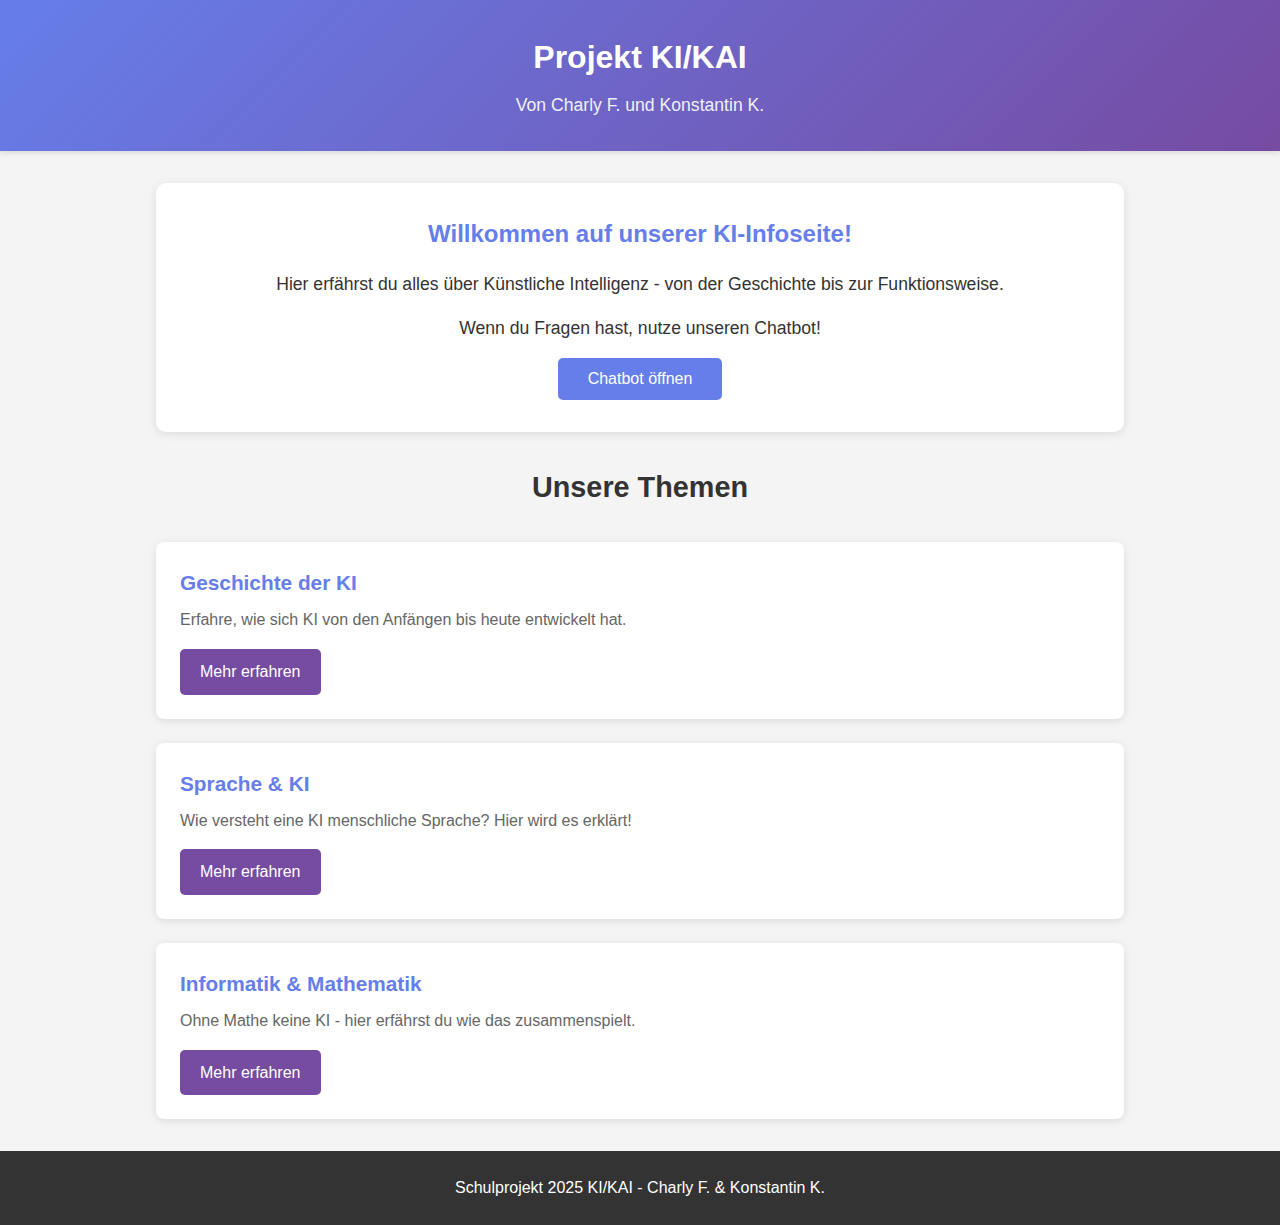
<file: index.html>
<!DOCTYPE html>
<html lang="de">
<head>
  <meta charset="UTF-8">
  <meta name="viewport" content="width=device-width, initial-scale=1.0">
  <title>KI Projekt - Startseite</title>
  <link rel="stylesheet" href="css/styles.css">
</head>
<body>
  <header>
    <h1>Projekt KI/KAI</h1>
    <p>Von Charly F. und Konstantin K.</p>
  </header>

  <main>
    <section class="intro">
      <h2>Willkommen auf unserer KI-Infoseite!</h2>
      <p>Hier erfährst du alles über Künstliche Intelligenz - von der Geschichte bis zur Funktionsweise.</p>
      <p>Wenn du Fragen hast, nutze unseren Chatbot!</p>
      <button onclick="openChatbot()" class="btn-primary"> Chatbot öffnen</button>
    </section>

    <section class="topics">
      <h2>Unsere Themen</h2>
      
      <div class="topic-card">
        <h3> Geschichte der KI</h3>
        <p>Erfahre, wie sich KI von den Anfängen bis heute entwickelt hat.</p>
        <a href="geschichte.html" class="btn-link">Mehr erfahren</a>
      </div>

      <div class="topic-card">
        <h3> Sprache & KI</h3>
        <p>Wie versteht eine KI menschliche Sprache? Hier wird es erklärt!</p>
        <a href="deutsch.html" class="btn-link">Mehr erfahren</a>
      </div>

      <div class="topic-card">
        <h3> Informatik & Mathematik</h3>
        <p>Ohne Mathe keine KI - hier erfährst du wie das zusammenspielt.</p>
        <a href="informatik.html" class="btn-link">Mehr erfahren</a>
      </div>
    </section>
  </main>

  <footer>
    <p>Schulprojekt 2025 KI/KAI - Charly F. & Konstantin K.</p>
  </footer>

  <!-- Chatbot Popup -->
  <div id="chatbot-popup" class="chatbot-hidden">
    <div class="chat-header">
      <span> Chatbot</span>
      <button onclick="closeChatbot()" class="close-btn">&times;</button>
    </div>
    <div class="chat-messages" id="chat-messages"></div>
    <div class="chat-input-box">
      <input type="text" id="chat-input" placeholder="Schreib eine Nachricht...">
      <button onclick="sendMessage()" class="send-btn">Senden</button>
    </div>
  </div>

  <script src="js/main.js"></script>
</body>
</html>
</file>
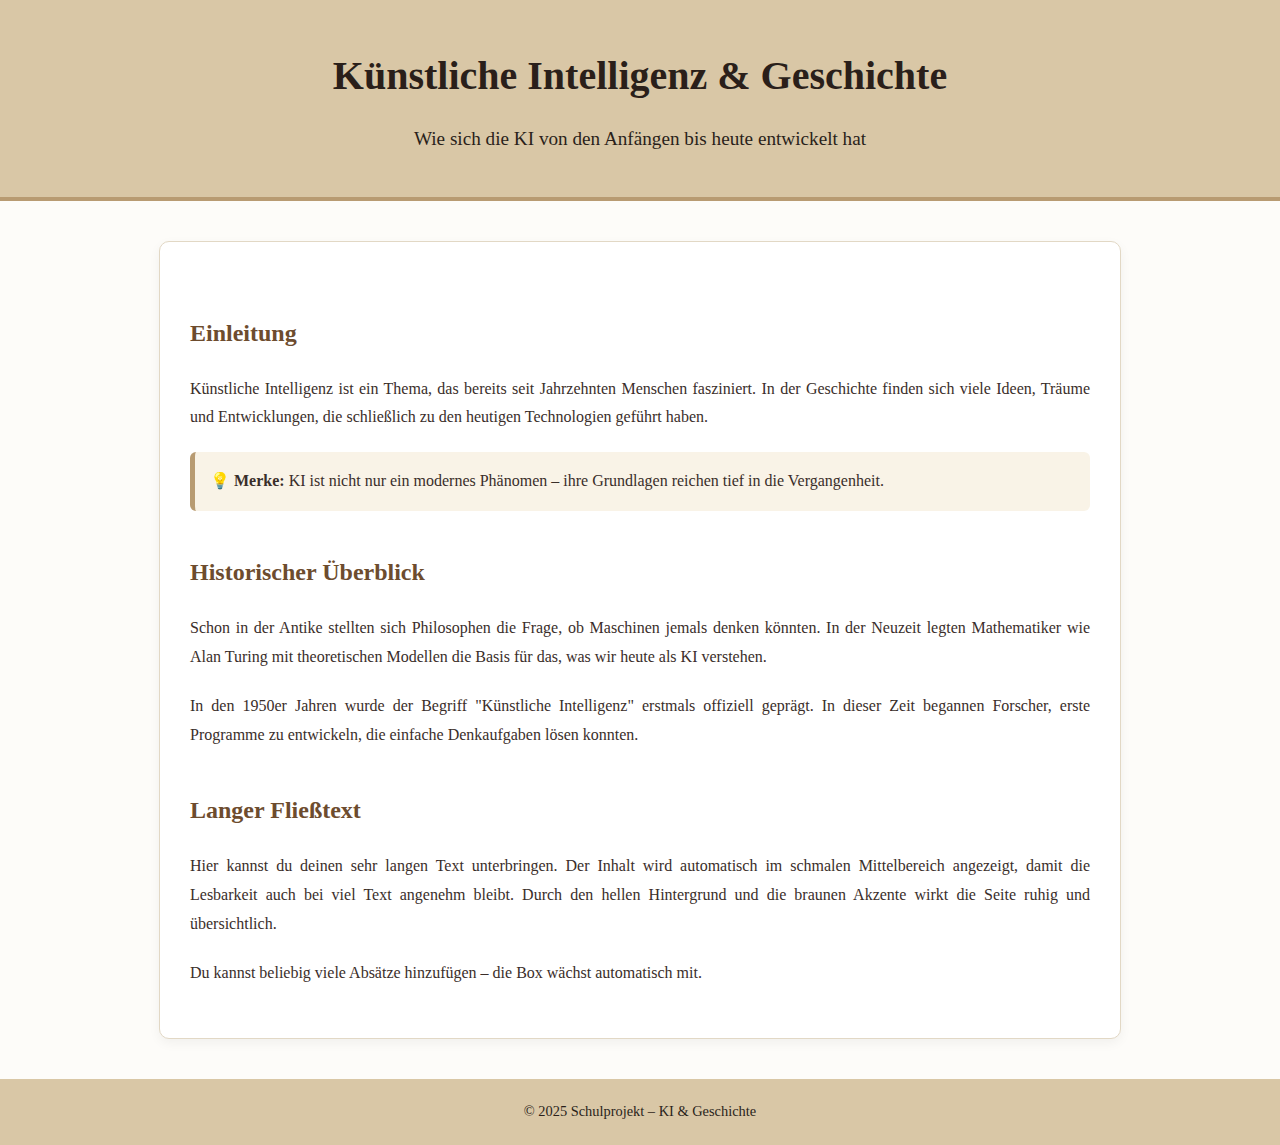
<file: 1936-1966.html>
<!DOCTYPE html>
<html lang="de">
<head>
  <meta charset="UTF-8">
  <meta name="viewport" content="width=device-width, initial-scale=1.0">
  <title>KI & Geschichte</title>
  <style>
    body {
      margin: 0;
      font-family: "Georgia", serif;
      background: #fdfcf9;
      color: #3a2e2a;
      line-height: 1.8;
    }

    header {
      background: #d9c7a6;
      color: #2a1f1a;
      text-align: center;
      padding: 40px 20px;
      border-bottom: 4px solid #b89b72;
    }

    header h1 {
      margin: 0;
      font-size: 2.5em;
      font-weight: bold;
    }

    header p {
      margin: 10px 0 0;
      font-size: 1.2em;
    }

    .content {
      max-width: 900px;
      margin: 40px auto;
      padding: 30px;
      background: #ffffff;
      border: 1px solid #e2d8c5;
      border-radius: 10px;
      box-shadow: 0 4px 12px rgba(0,0,0,0.05);
    }

    .content h2 {
      color: #6d4c2e;
      margin-top: 40px;
    }

    .content p {
      margin-bottom: 20px;
      text-align: justify;
    }

    .highlight {
      background: #f9f3e7;
      padding: 15px;
      border-left: 5px solid #b89b72;
      margin: 20px 0;
      border-radius: 6px;
    }

    footer {
      text-align: center;
      padding: 20px;
      background: #d9c7a6;
      color: #2a1f1a;
      margin-top: 40px;
      font-size: 0.9em;
    }
  </style>
</head>
<body>

  <header>
    <h1>Künstliche Intelligenz & Geschichte</h1>
    <p>Wie sich die KI von den Anfängen bis heute entwickelt hat</p>
  </header>

  <div class="content">
    <h2>Einleitung</h2>
    <p>
      Künstliche Intelligenz ist ein Thema, das bereits seit Jahrzehnten Menschen fasziniert. 
      In der Geschichte finden sich viele Ideen, Träume und Entwicklungen, die schließlich 
      zu den heutigen Technologien geführt haben.
    </p>

    <div class="highlight">
      💡 <b>Merke:</b> KI ist nicht nur ein modernes Phänomen – ihre Grundlagen reichen tief in die Vergangenheit.
    </div>

    <h2>Historischer Überblick</h2>
    <p>
      Schon in der Antike stellten sich Philosophen die Frage, ob Maschinen jemals denken könnten. 
      In der Neuzeit legten Mathematiker wie Alan Turing mit theoretischen Modellen die Basis für 
      das, was wir heute als KI verstehen. 
    </p>
    <p>
      In den 1950er Jahren wurde der Begriff "Künstliche Intelligenz" erstmals offiziell geprägt. 
      In dieser Zeit begannen Forscher, erste Programme zu entwickeln, die einfache Denkaufgaben lösen konnten.
    </p>

    <h2>Langer Fließtext</h2>
    <p>
      Hier kannst du deinen sehr langen Text unterbringen. Der Inhalt wird automatisch 
      im schmalen Mittelbereich angezeigt, damit die Lesbarkeit auch bei viel Text angenehm bleibt. 
      Durch den hellen Hintergrund und die braunen Akzente wirkt die Seite ruhig und 
      übersichtlich.  
    </p>
    <p>
      Du kannst beliebig viele Absätze hinzufügen – die Box wächst automatisch mit.
    </p>
  </div>

  <footer>
    © 2025 Schulprojekt – KI & Geschichte
  </footer>

</body>
</html>
</file>
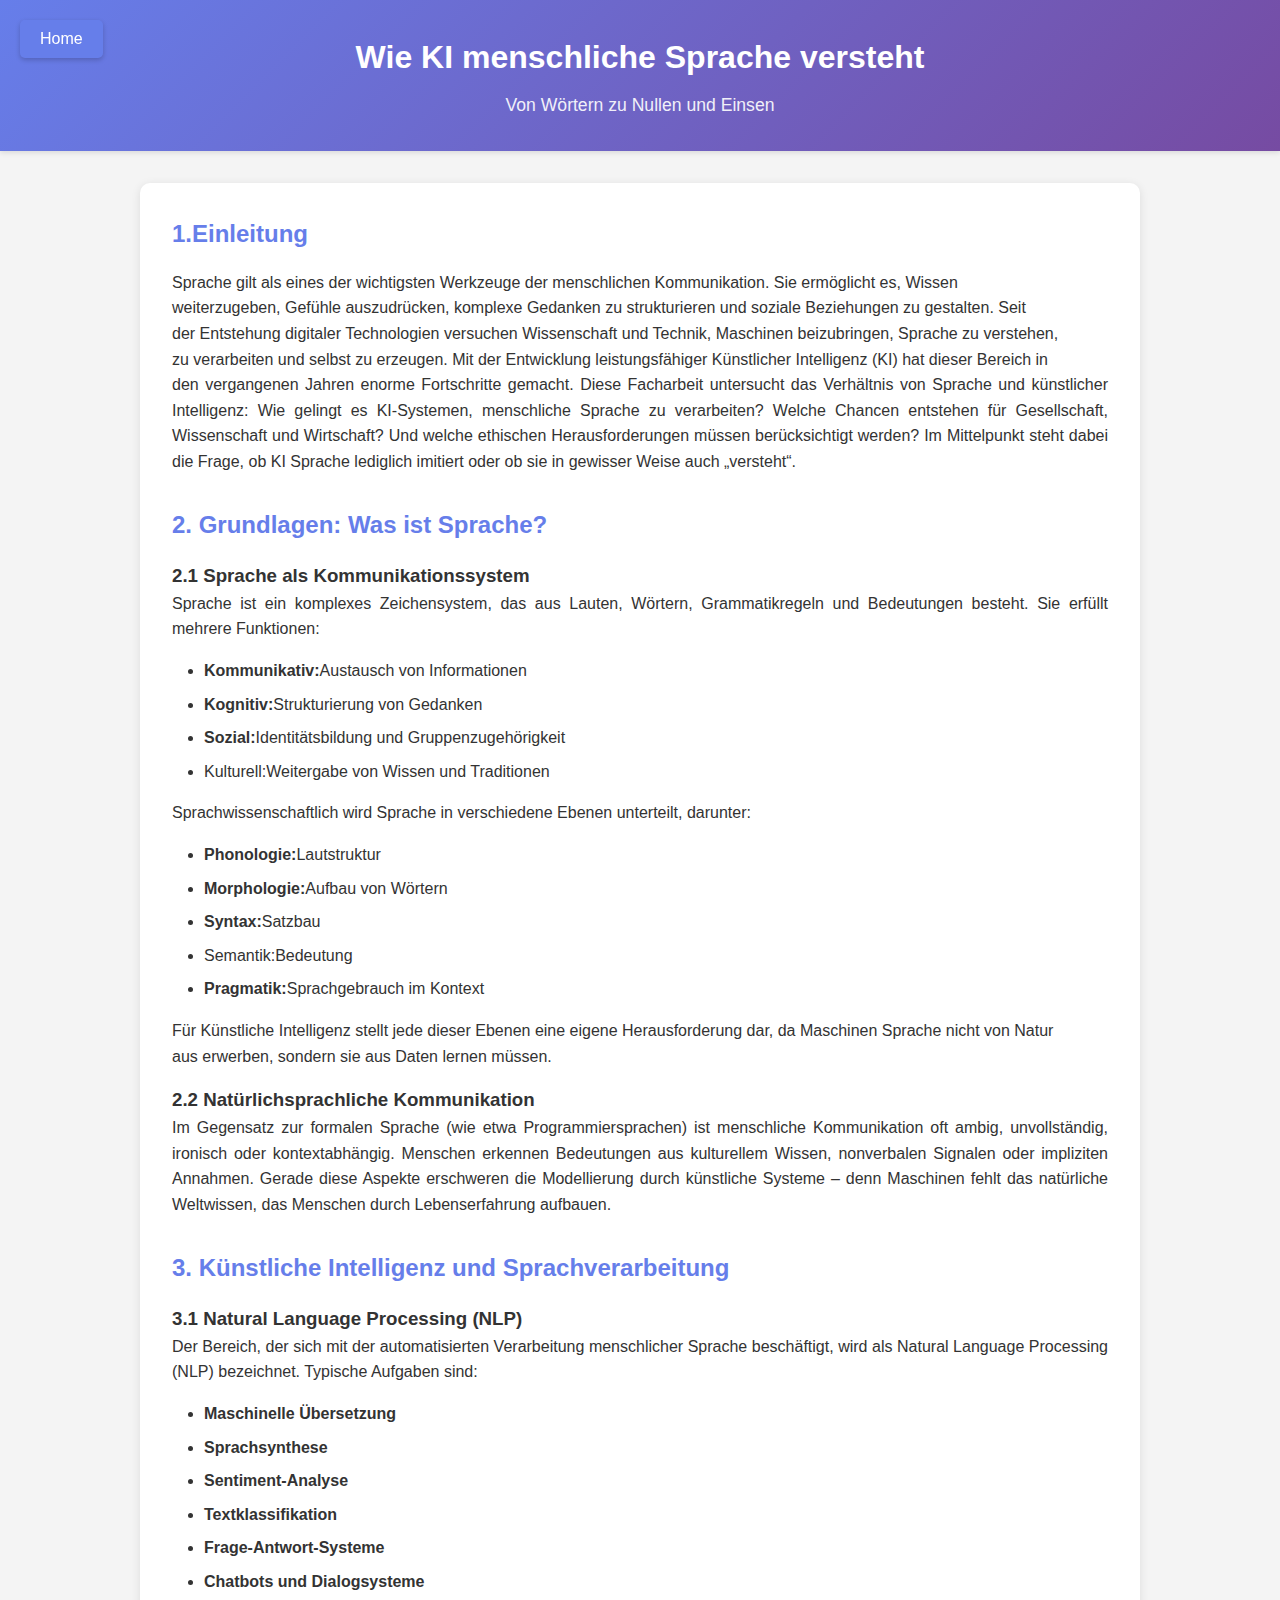
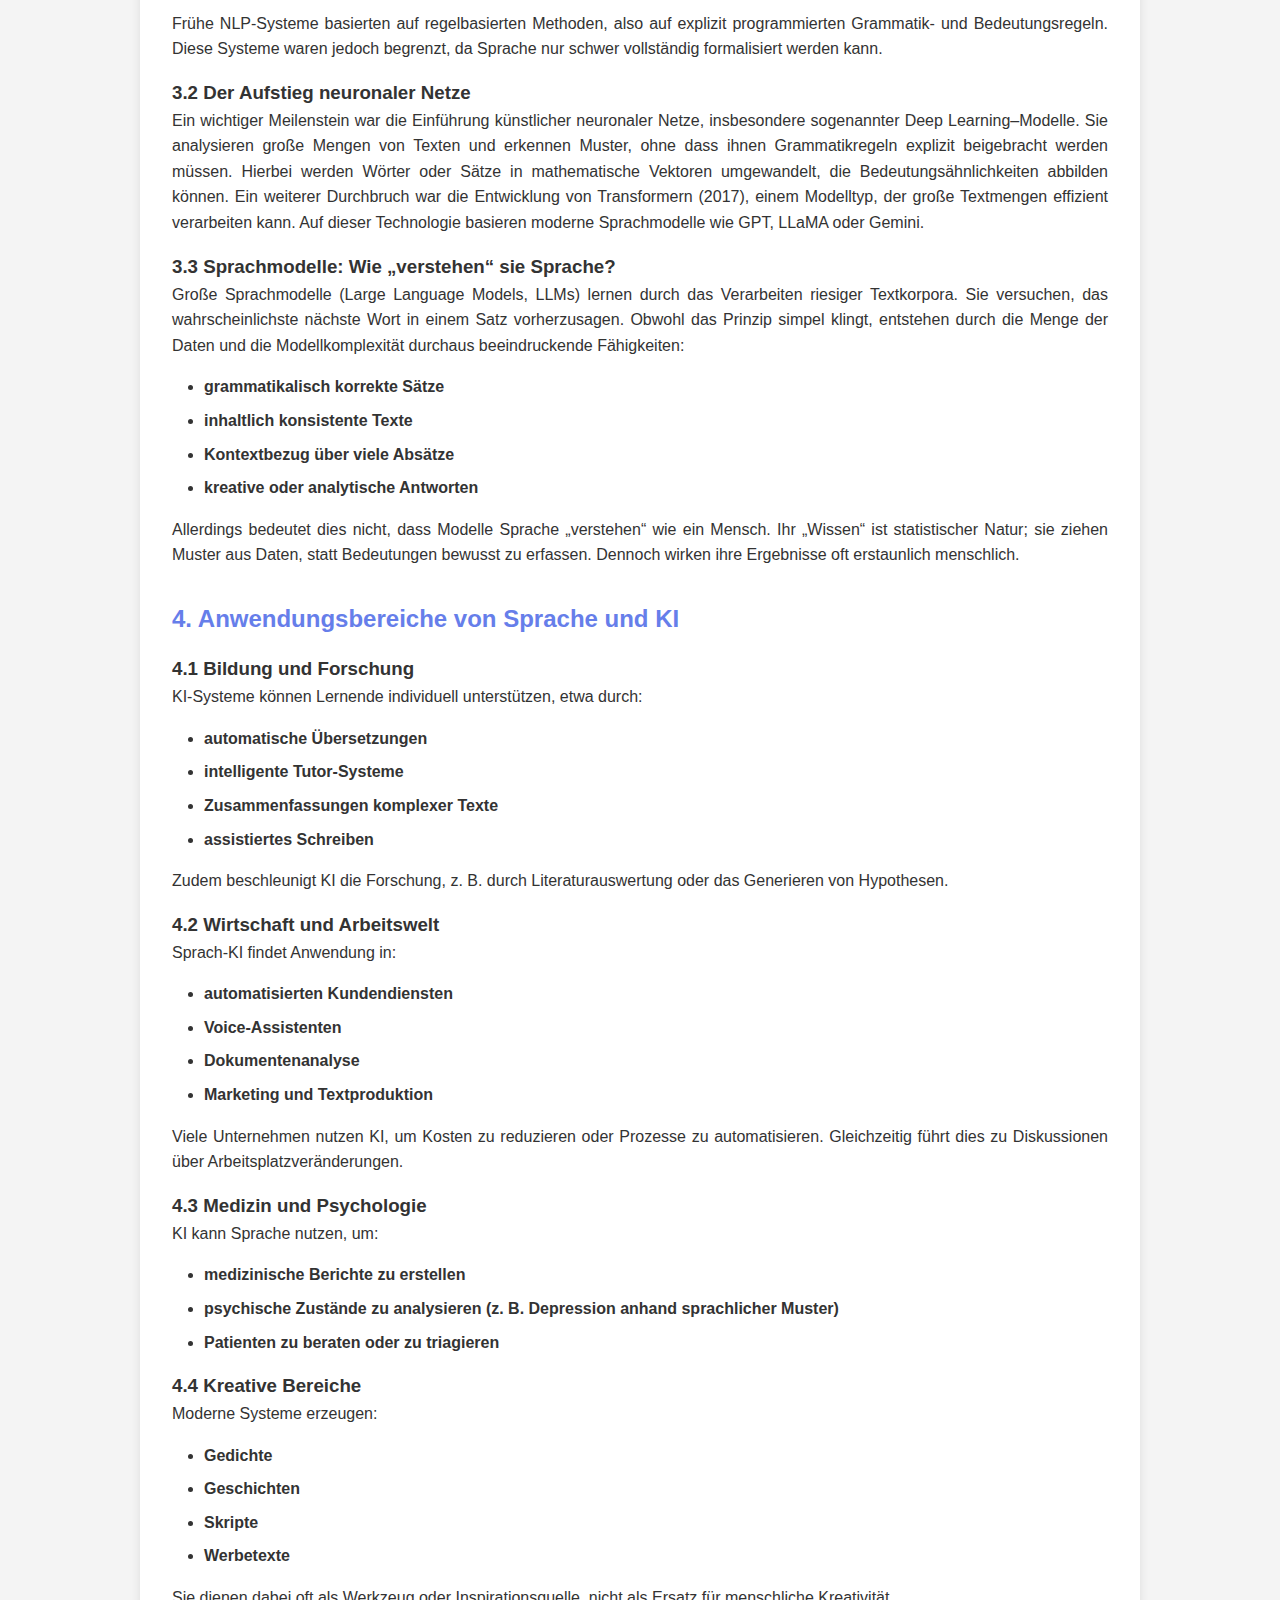
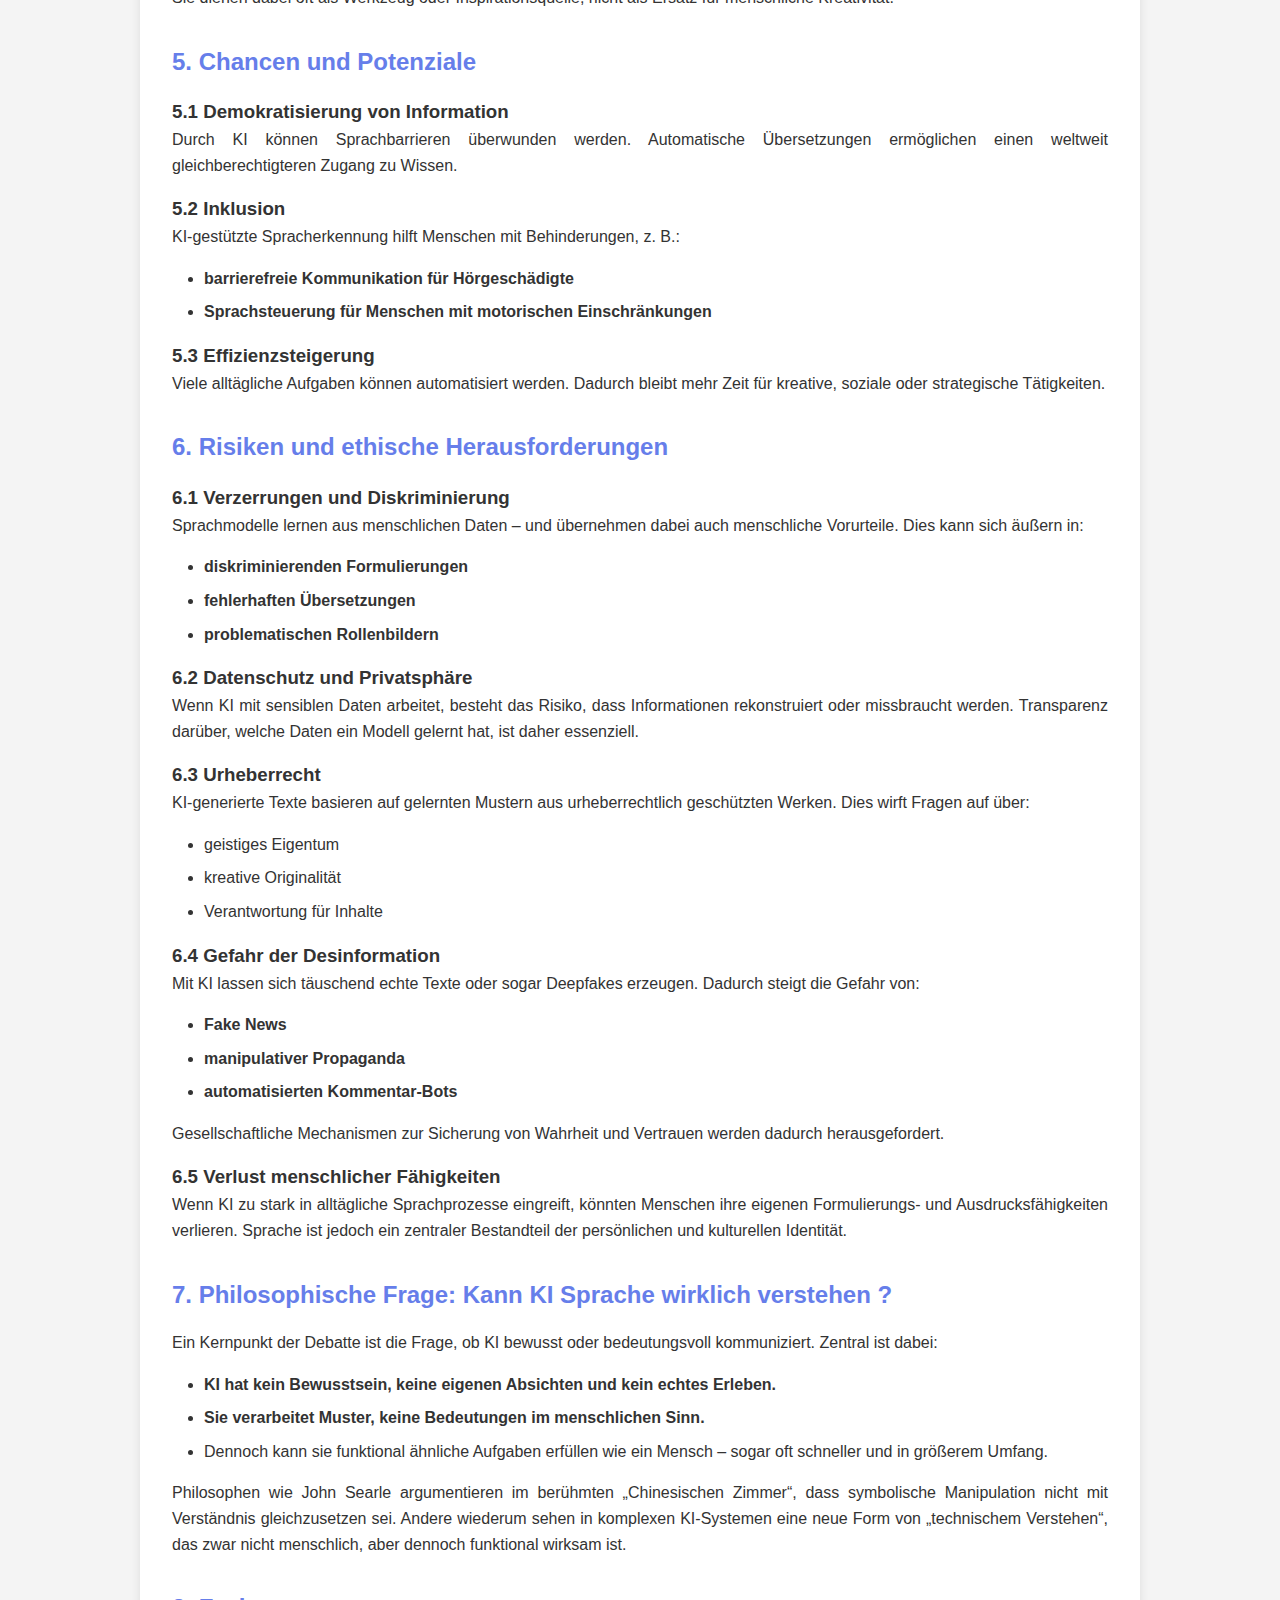
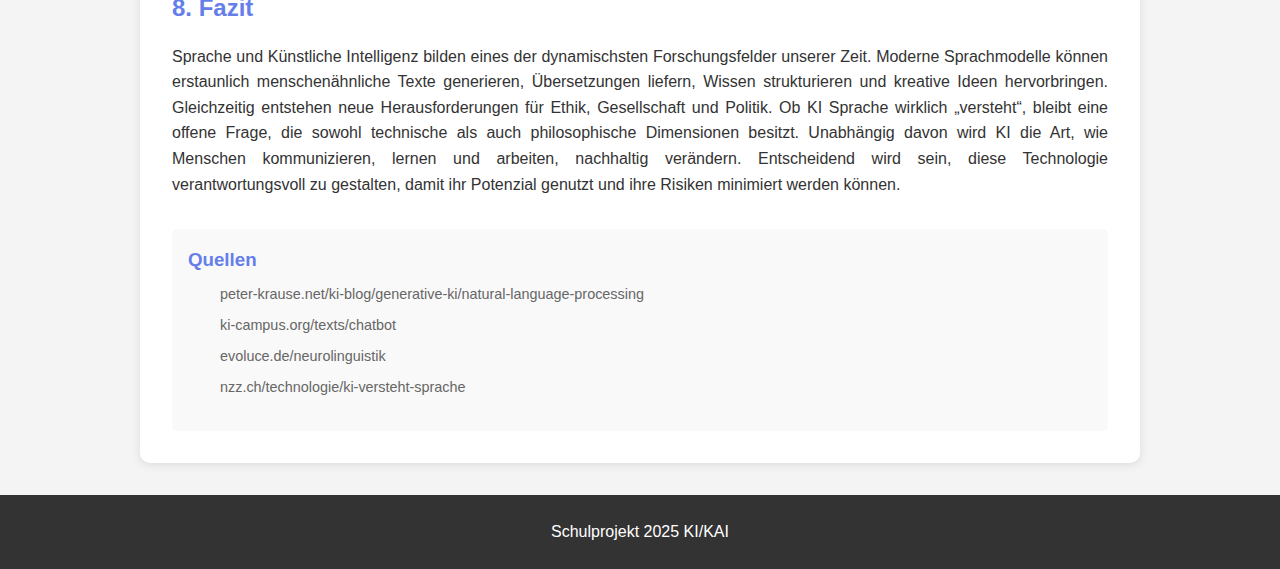
<file: Deutsch.html>
<!DOCTYPE html>
<html lang="de">
<head>
  <meta charset="UTF-8">
  <meta name="viewport" content="width=device-width, initial-scale=1.0">
  <title>Sprache & KI</title>
  <link rel="stylesheet" href="css/styles.css">
</head>
<body>
  <button onclick="goHome()" class="home-btn"> Home</button>

  <div class="progress-bar" id="progress-bar"></div>

  <header>
    <h1>Wie KI menschliche Sprache versteht</h1>
    <p>Von Wörtern zu Nullen und Einsen</p>
  </header>

  <main class="content-page">
    <article>
      <h2>1.Einleitung</h2>
      <p>
        Sprache gilt als eines der wichtigsten Werkzeuge der menschlichen Kommunikation. Sie ermöglicht es, Wissen<br> weiterzugeben, Gefühle auszudrücken, komplexe Gedanken zu strukturieren und soziale Beziehungen zu gestalten. Seit<br> der Entstehung digitaler Technologien versuchen Wissenschaft und Technik, Maschinen beizubringen, Sprache zu verstehen,<br> zu verarbeiten und selbst zu erzeugen. Mit der Entwicklung leistungsfähiger Künstlicher Intelligenz (KI) hat dieser Bereich in<br> den vergangenen Jahren enorme Fortschritte gemacht.
Diese Facharbeit untersucht das Verhältnis von Sprache und künstlicher Intelligenz: Wie gelingt es KI-Systemen, menschliche Sprache zu verarbeiten? Welche Chancen entstehen für Gesellschaft, Wissenschaft und Wirtschaft? Und welche ethischen Herausforderungen müssen berücksichtigt werden?
Im Mittelpunkt steht dabei die Frage, ob KI Sprache lediglich imitiert oder ob sie in gewisser Weise auch „versteht“.
      </p>

      <h2>2. Grundlagen: Was ist Sprache?</h2>

      <h3>2.1 Sprache als Kommunikationssystem</h3>
      <p>
        Sprache ist ein komplexes Zeichensystem, das aus Lauten, Wörtern, Grammatikregeln und Bedeutungen besteht. Sie erfüllt mehrere Funktionen:
      </p>

      <ul>
        <li><strong>Kommunikativ:</strong>Austausch von Informationen</li>
        <li><strong>Kognitiv:</strong>Strukturierung von Gedanken</li>
        <li><strong>Sozial:</strong>Identitätsbildung und Gruppenzugehörigkeit</li>
        <li><strobg>Kulturell:</strobg>Weitergabe von Wissen und Traditionen</li>
      </ul>

      <p>Sprachwissenschaftlich wird Sprache in verschiedene Ebenen unterteilt, darunter:</p>

      <ul>
        <li><strong>Phonologie:</strong>Lautstruktur</li>
        <li><strong>Morphologie:</strong>Aufbau von Wörtern</li>
        <li><strong>Syntax:</strong>Satzbau</li>
        <li><Stronge>Semantik:</Stronge>Bedeutung</li>
        <li><strong>Pragmatik:</strong>Sprachgebrauch im Kontext</li>
      </ul>

      <p>Für Künstliche Intelligenz stellt jede dieser Ebenen eine eigene Herausforderung dar, da Maschinen Sprache nicht von Natur<br> aus erwerben, sondern sie aus Daten lernen müssen.</p>

      <h3>2.2 Natürlichsprachliche Kommunikation</h3>
      <p>
        Im Gegensatz zur formalen Sprache (wie etwa Programmiersprachen) ist menschliche Kommunikation oft ambig, unvollständig, ironisch oder kontextabhängig. Menschen erkennen Bedeutungen aus kulturellem Wissen, nonverbalen Signalen oder impliziten Annahmen.
Gerade diese Aspekte erschweren die Modellierung durch künstliche Systeme – denn Maschinen fehlt das natürliche Weltwissen, das Menschen durch Lebenserfahrung aufbauen.
      </p>

      <h2>3. Künstliche Intelligenz und Sprachverarbeitung</h2>
      <h3>3.1 Natural Language Processing (NLP)</h3>
      <p>
        Der Bereich, der sich mit der automatisierten Verarbeitung menschlicher Sprache beschäftigt, wird als Natural Language Processing (NLP) bezeichnet. Typische Aufgaben sind:
      </p>
      <ul>
        <li><strong>Maschinelle Übersetzung</strong></li>
        <li><strong>Sprachsynthese</strong></li>
        <li><strong>Sentiment-Analyse</strong></li>
        <li><strong>Textklassifikation</strong></li>
        <li><strong>Frage-Antwort-Systeme</strong></li>
        <li><strong>Chatbots und Dialogsysteme</strong></li>
      </ul>
      <p>
        Frühe NLP-Systeme basierten auf regelbasierten Methoden, also auf explizit programmierten Grammatik- und Bedeutungsregeln. Diese Systeme waren jedoch begrenzt, da Sprache nur schwer vollständig formalisiert werden kann.
      </p>

      <h3>3.2 Der Aufstieg neuronaler Netze</h3>
      <p>
        Ein wichtiger Meilenstein war die Einführung künstlicher neuronaler Netze, insbesondere sogenannter Deep Learning–Modelle. Sie analysieren große Mengen von Texten und erkennen Muster, ohne dass ihnen Grammatikregeln explizit beigebracht werden müssen.
Hierbei werden Wörter oder Sätze in mathematische Vektoren umgewandelt, die Bedeutungsähnlichkeiten abbilden können.
Ein weiterer Durchbruch war die Entwicklung von Transformern (2017), einem Modelltyp, der große Textmengen effizient verarbeiten kann. Auf dieser Technologie basieren moderne Sprachmodelle wie GPT, LLaMA oder Gemini.
      </p>

      <h3>3.3 Sprachmodelle: Wie „verstehen“ sie Sprache?</h3>
      <p>Große Sprachmodelle (Large Language Models, LLMs) lernen durch das Verarbeiten riesiger Textkorpora. Sie versuchen, das wahrscheinlichste nächste Wort in einem Satz vorherzusagen. Obwohl das Prinzip simpel klingt, entstehen durch die Menge der Daten und die Modellkomplexität durchaus beeindruckende Fähigkeiten:</p>

      <ul>
        <li><strong>grammatikalisch korrekte Sätze</strong></li>
        <li><strong>inhaltlich konsistente Texte</strong></li>
        <li><strong>Kontextbezug über viele Absätze</strong></li>
        <li><strong>kreative oder analytische Antworten</strong></li>
      </ul>

      <p>Allerdings bedeutet dies nicht, dass Modelle Sprache „verstehen“ wie ein Mensch. Ihr „Wissen“ ist statistischer Natur; sie ziehen Muster aus Daten, statt Bedeutungen bewusst zu erfassen. Dennoch wirken ihre Ergebnisse oft erstaunlich menschlich.</p>

      <h2>4. Anwendungsbereiche von Sprache und KI</h2>
      <h3>4.1 Bildung und Forschung</h3>

      <p>KI-Systeme können Lernende individuell unterstützen, etwa durch:</p>

      <ul>
        <li><strong>automatische Übersetzungen</strong></li>
        <li><strong>intelligente Tutor-Systeme</strong></li>
        <li><strong>Zusammenfassungen komplexer Texte</strong></li>
        <li><strong>assistiertes Schreiben</strong></li>
      </ul>
      <p>Zudem beschleunigt KI die Forschung, z. B. durch Literaturauswertung oder das Generieren von Hypothesen.</p>

      <h3>4.2 Wirtschaft und Arbeitswelt</h3>

      <p>Sprach-KI findet Anwendung in:</p>

      <ul>
        <li><strong>automatisierten Kundendiensten</strong></li>
        <li><strong>Voice-Assistenten</strong></li>
        <li><strong>Dokumentenanalyse</strong></li>
        <li><strong>Marketing und Textproduktion</strong></li>
      </ul>

      <p>Viele Unternehmen nutzen KI, um Kosten zu reduzieren oder Prozesse zu automatisieren. Gleichzeitig führt dies zu Diskussionen über Arbeitsplatzveränderungen.</p>

      <h3>4.3 Medizin und Psychologie</h3>

      <p>KI kann Sprache nutzen, um:</p>

      <ul>
        <li><strong>medizinische Berichte zu erstellen</strong></li>
        <li><strong>psychische Zustände zu analysieren (z. B. Depression anhand sprachlicher Muster)</strong></li>
        <li><strong>Patienten zu beraten oder zu triagieren</strong></li>
      </ul>

      <h3>4.4 Kreative Bereiche</h3>
      <p>Moderne Systeme erzeugen:</p>

      <ul>
        <li><strong>Gedichte</strong></li>
        <li><strong>Geschichten</strong></li>
        <li><strong>Skripte</strong></li>
        <li><strong>Werbetexte</strong></li>
      </ul>

      <p>Sie dienen dabei oft als Werkzeug oder Inspirationsquelle, nicht als Ersatz für menschliche Kreativität.</p>

      <h2>5. Chancen und Potenziale</h2>
      <h3>5.1 Demokratisierung von Information</h3>
      <p>Durch KI können Sprachbarrieren überwunden werden. Automatische Übersetzungen ermöglichen einen weltweit gleichberechtigteren Zugang zu Wissen.</p>
      <h3>5.2 Inklusion</h3>
      <p>KI-gestützte Spracherkennung hilft Menschen mit Behinderungen, z. B.:</p>

    <ul>
      <li><strong>barrierefreie Kommunikation für Hörgeschädigte</strong></li>
      <li><strong>Sprachsteuerung für Menschen mit motorischen Einschränkungen</strong></li>
    </ul>

    <h3>5.3 Effizienzsteigerung</h3>
    <p>Viele alltägliche Aufgaben können automatisiert werden. Dadurch bleibt mehr Zeit für kreative, soziale oder strategische Tätigkeiten.</p>

    <h2>6. Risiken und ethische Herausforderungen</h2>
    <h3>6.1 Verzerrungen und Diskriminierung</h3>
    <p>Sprachmodelle lernen aus menschlichen Daten – und übernehmen dabei auch menschliche Vorurteile.
      Dies kann sich äußern in:</p>

    <ul>
      <li><strong>diskriminierenden Formulierungen</strong></li>
      <li><strong>fehlerhaften Übersetzungen</strong></li>
      <li><strong>problematischen Rollenbildern</strong></li>
    </ul>  

    <h3>6.2 Datenschutz und Privatsphäre</h3>
    <p>Wenn KI mit sensiblen Daten arbeitet, besteht das Risiko, dass Informationen rekonstruiert oder missbraucht werden. Transparenz darüber, welche Daten ein Modell gelernt hat, ist daher essenziell.</p>
    <h3>6.3 Urheberrecht</h3>
    <p>KI-generierte Texte basieren auf gelernten Mustern aus urheberrechtlich geschützten Werken. Dies wirft Fragen auf über:</p>
    <ul>
      <li><strong></strong>geistiges Eigentum</li>
      <li><strong></strong>kreative Originalität</li>
      <li><strong></strong>Verantwortung für Inhalte</li>
    </ul>

    <h3>6.4 Gefahr der Desinformation</h3>
    <p>Mit KI lassen sich täuschend echte Texte oder sogar Deepfakes erzeugen. Dadurch steigt die Gefahr von:</p>
    <ul>
      <li><strong>Fake News</strong></li>
      <li><strong>manipulativer Propaganda</strong></li>
      <li><strong>automatisierten Kommentar-Bots</strong></li>
    </ul>
    <p>Gesellschaftliche Mechanismen zur Sicherung von Wahrheit und Vertrauen werden dadurch herausgefordert.</p>

    <h3>6.5 Verlust menschlicher Fähigkeiten</h3>
    <p>Wenn KI zu stark in alltägliche Sprachprozesse eingreift, könnten Menschen ihre eigenen Formulierungs- und Ausdrucksfähigkeiten verlieren. Sprache ist jedoch ein zentraler Bestandteil der persönlichen und kulturellen Identität.</p>

    <h2>7. Philosophische Frage: Kann KI Sprache wirklich verstehen ?</h2>
    <p>Ein Kernpunkt der Debatte ist die Frage, ob KI bewusst oder bedeutungsvoll kommuniziert.
      Zentral ist dabei:</p>
     
    <ul>
      <li><strong>KI hat kein Bewusstsein, keine eigenen Absichten und kein echtes Erleben.</strong></li>
      <li><strong>Sie verarbeitet Muster, keine Bedeutungen im menschlichen Sinn.</strong></li>
      <li><strong></strong>Dennoch kann sie funktional ähnliche Aufgaben erfüllen wie ein Mensch – sogar oft schneller und in größerem Umfang.</strong></li>
    </ul> 
    <p>Philosophen wie John Searle argumentieren im berühmten „Chinesischen Zimmer“, dass symbolische Manipulation nicht mit Verständnis gleichzusetzen sei. Andere wiederum sehen in komplexen KI-Systemen eine neue Form von „technischem Verstehen“, das zwar nicht menschlich, aber dennoch funktional wirksam ist.</p>
    
    <h2>8. Fazit</h2>
    <p>Sprache und Künstliche Intelligenz bilden eines der dynamischsten Forschungsfelder unserer Zeit. Moderne Sprachmodelle können erstaunlich menschenähnliche Texte generieren, Übersetzungen liefern, Wissen strukturieren und kreative Ideen hervorbringen. Gleichzeitig entstehen neue Herausforderungen für Ethik, Gesellschaft und Politik.
      Ob KI Sprache wirklich „versteht“, bleibt eine offene Frage, die sowohl technische als auch philosophische Dimensionen besitzt. Unabhängig davon wird KI die Art, wie Menschen kommunizieren, lernen und arbeiten, nachhaltig verändern. Entscheidend wird sein, diese Technologie verantwortungsvoll zu gestalten, damit ihr Potenzial genutzt und ihre Risiken minimiert werden können.
    </p>

      <div class="sources">
        <h3>Quellen</h3>
        <ul>
          <li>peter-krause.net/ki-blog/generative-ki/natural-language-processing</li>
          <li>ki-campus.org/texts/chatbot</li>
          <li>evoluce.de/neurolinguistik</li>
          <li>nzz.ch/technologie/ki-versteht-sprache</li>
        </ul>
      </div>
    </article>
  </main>

  <footer>
    <p> Schulprojekt 2025 KI/KAI</p>
  </footer>

  <script src="js/main.js"></script>
</body>
</html>
</file>
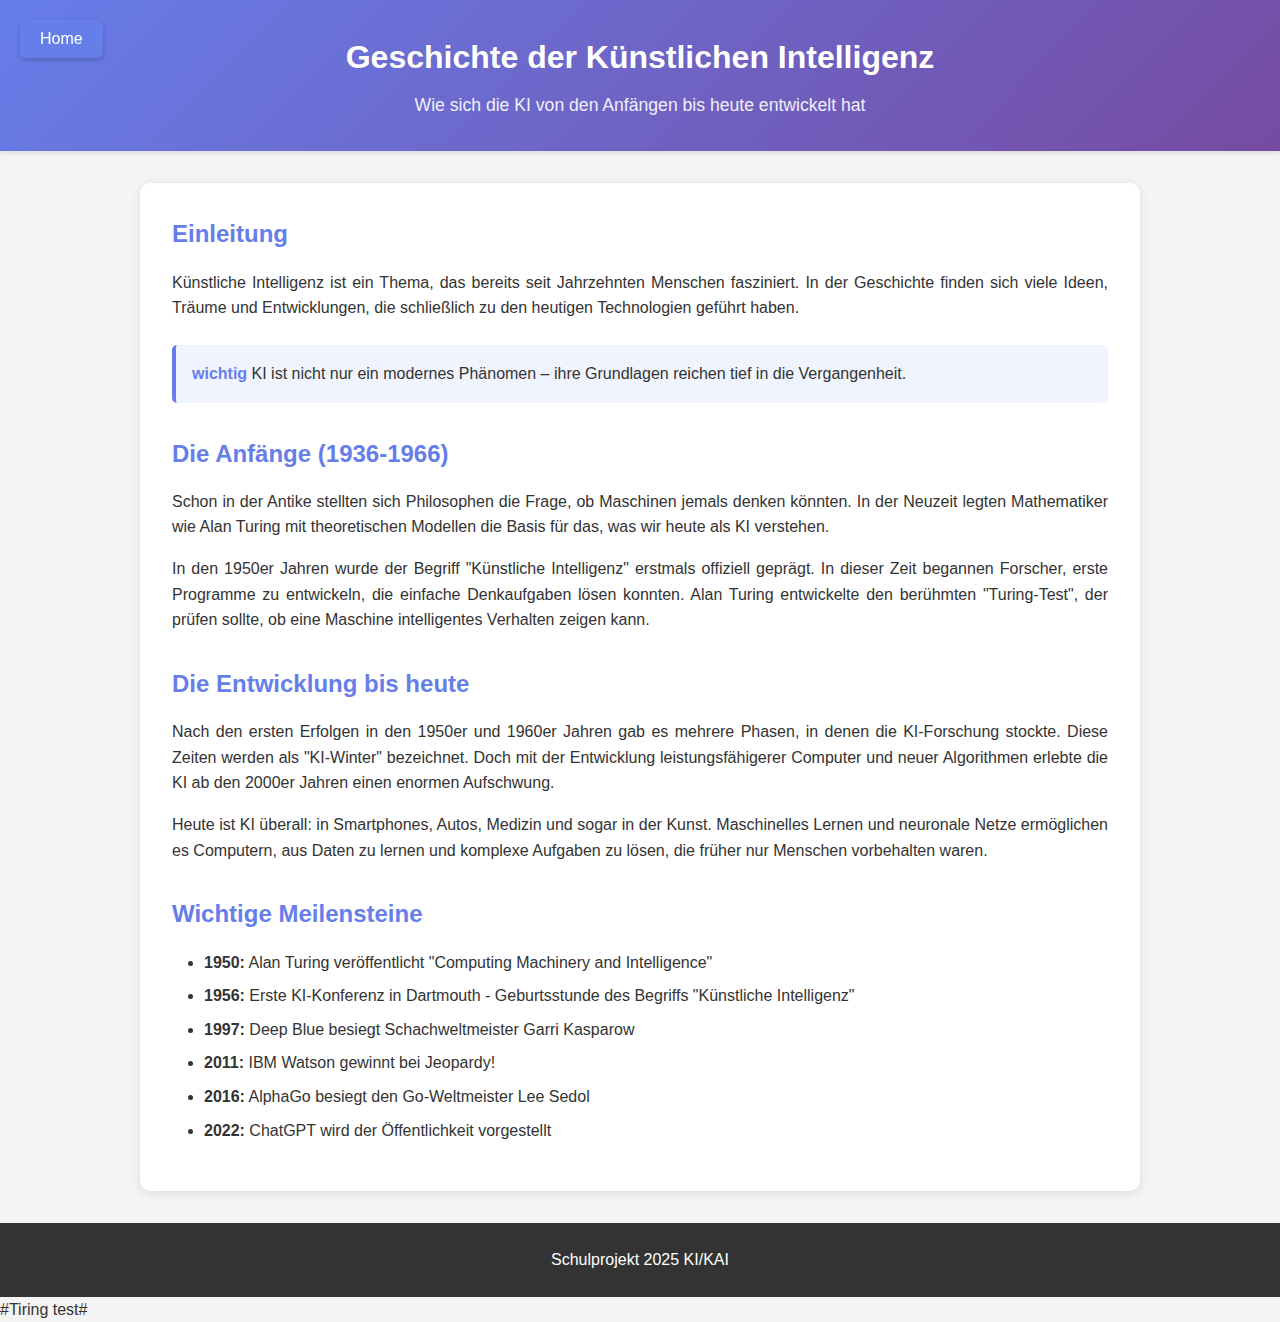
<file: Geschichte.html>
<!DOCTYPE html>
<html lang="de">
<head>
  <meta charset="UTF-8">
  <meta name="viewport" content="width=device-width, initial-scale=1.0">
  <title>Geschichte der KI</title>
  <link rel="stylesheet" href="css/styles.css">
</head>
<body>
  <button onclick="goHome()" class="home-btn"> Home</button>

  <div class="progress-bar" id="progress-bar"></div>

  <header>
    <h1>Geschichte der Künstlichen Intelligenz</h1>
    <p>Wie sich die KI von den Anfängen bis heute entwickelt hat</p>
  </header>

  <main class="content-page">
    <article>
      <h2>Einleitung</h2>
      <p>
        Künstliche Intelligenz ist ein Thema, das bereits seit Jahrzehnten Menschen fasziniert. 
        In der Geschichte finden sich viele Ideen, Träume und Entwicklungen, die schließlich 
        zu den heutigen Technologien geführt haben.
      </p>

      <div class="info-box">
        <strong> wichtig</strong> KI ist nicht nur ein modernes Phänomen – ihre Grundlagen reichen tief in die Vergangenheit.
      </div>

      <h2>Die Anfänge (1936-1966)</h2>
      <p>
        Schon in der Antike stellten sich Philosophen die Frage, ob Maschinen jemals denken könnten. 
        In der Neuzeit legten Mathematiker wie Alan Turing mit theoretischen Modellen die Basis für 
        das, was wir heute als KI verstehen.
      </p>
      <p>
        In den 1950er Jahren wurde der Begriff "Künstliche Intelligenz" erstmals offiziell geprägt. 
        In dieser Zeit begannen Forscher, erste Programme zu entwickeln, die einfache Denkaufgaben lösen konnten.
        Alan Turing entwickelte den berühmten "Turing-Test", der prüfen sollte, ob eine Maschine intelligentes 
        Verhalten zeigen kann.
      </p>

      <h2>Die Entwicklung bis heute</h2>
      <p>
        Nach den ersten Erfolgen in den 1950er und 1960er Jahren gab es mehrere Phasen, in denen die 
        KI-Forschung stockte. Diese Zeiten werden als "KI-Winter" bezeichnet. Doch mit der Entwicklung 
        leistungsfähigerer Computer und neuer Algorithmen erlebte die KI ab den 2000er Jahren einen 
        enormen Aufschwung.
      </p>
      <p>
        Heute ist KI überall: in Smartphones, Autos, Medizin und sogar in der Kunst. Maschinelles Lernen 
        und neuronale Netze ermöglichen es Computern, aus Daten zu lernen und komplexe Aufgaben zu lösen, 
        die früher nur Menschen vorbehalten waren.
      </p>

      <h2>Wichtige Meilensteine</h2>
      <ul>
        <li><strong>1950:</strong> Alan Turing veröffentlicht "Computing Machinery and Intelligence"</li>
        <li><strong>1956:</strong> Erste KI-Konferenz in Dartmouth - Geburtsstunde des Begriffs "Künstliche Intelligenz"</li>
        <li><strong>1997:</strong> Deep Blue besiegt Schachweltmeister Garri Kasparow</li>
        <li><strong>2011:</strong> IBM Watson gewinnt bei Jeopardy!</li>
        <li><strong>2016:</strong> AlphaGo besiegt den Go-Weltmeister Lee Sedol</li>
        <li><strong>2022:</strong> ChatGPT wird der Öffentlichkeit vorgestellt</li>
      </ul>
    </article>
  </main>

  <footer>
    <p> Schulprojekt 2025 KI/KAI</p>
  </footer>

  <script src="js/main.js"></script>
</body>
</html>






#Tiring test#
</file>
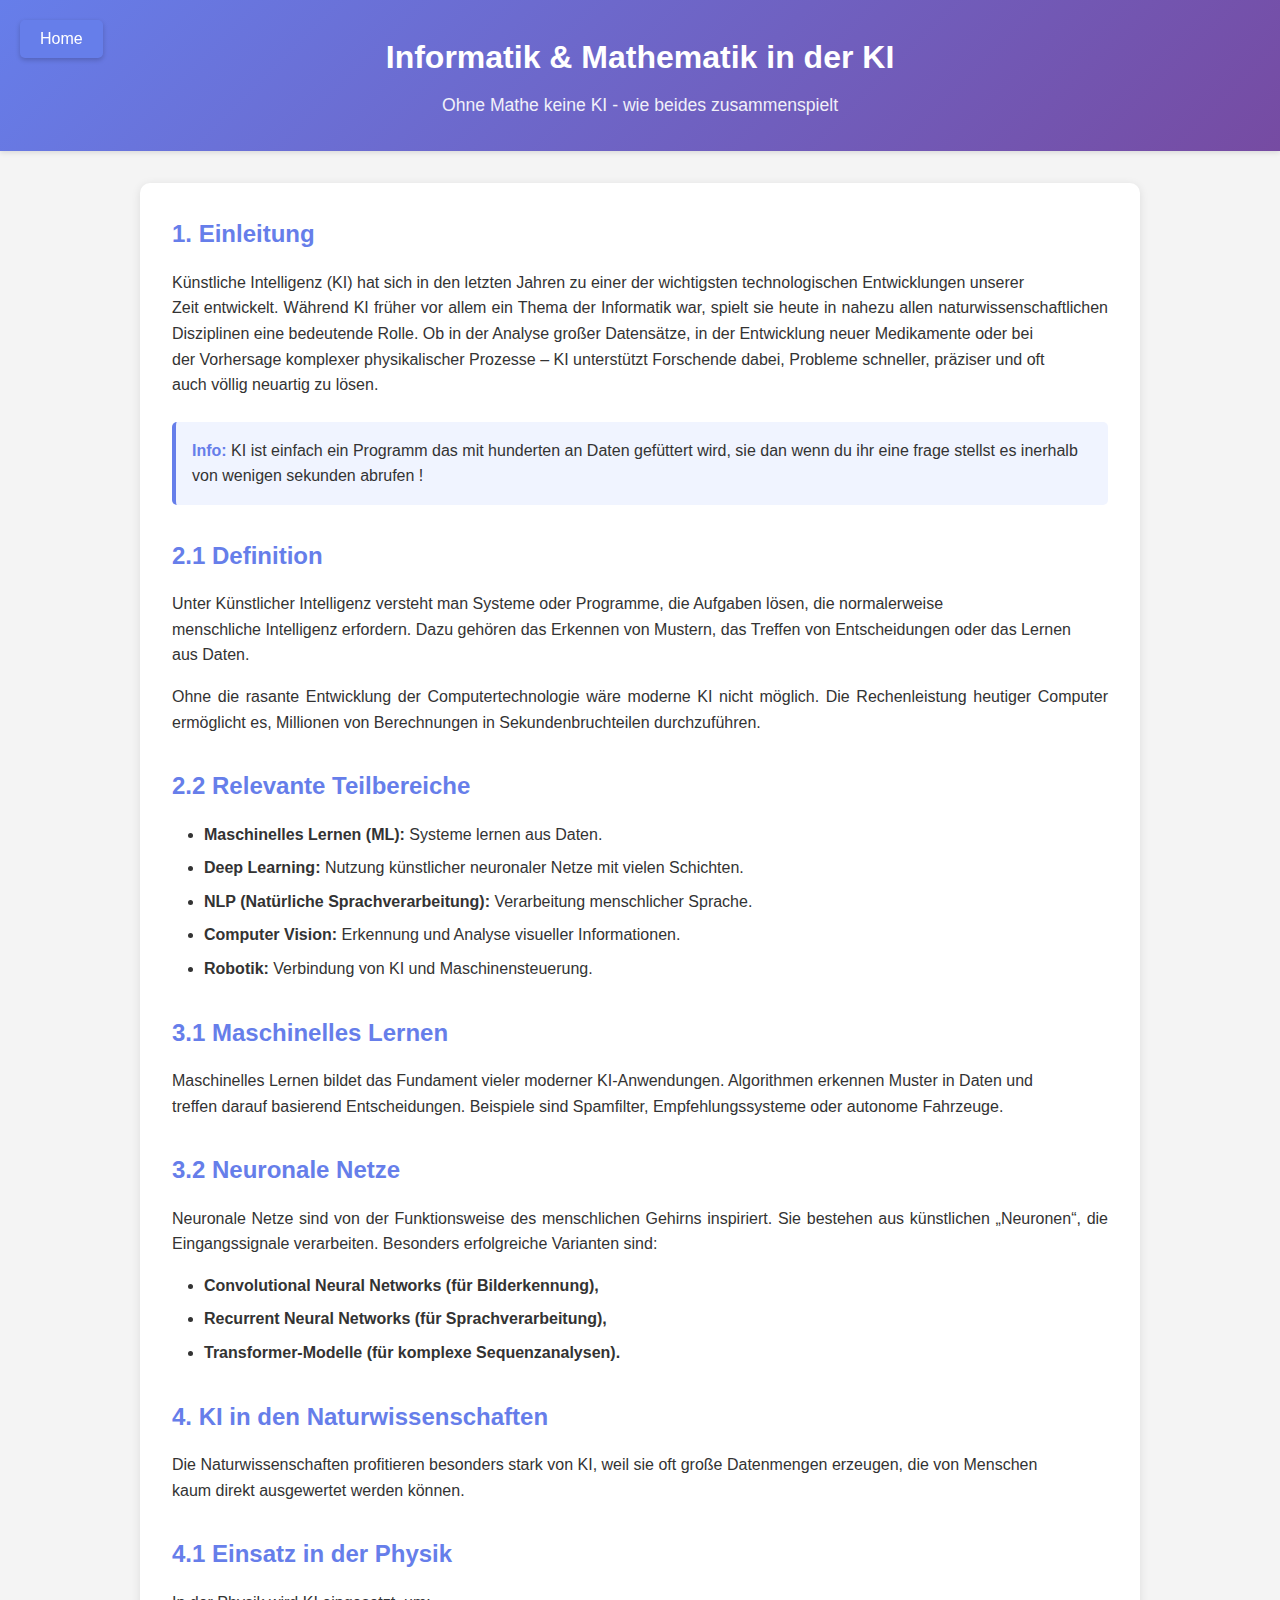
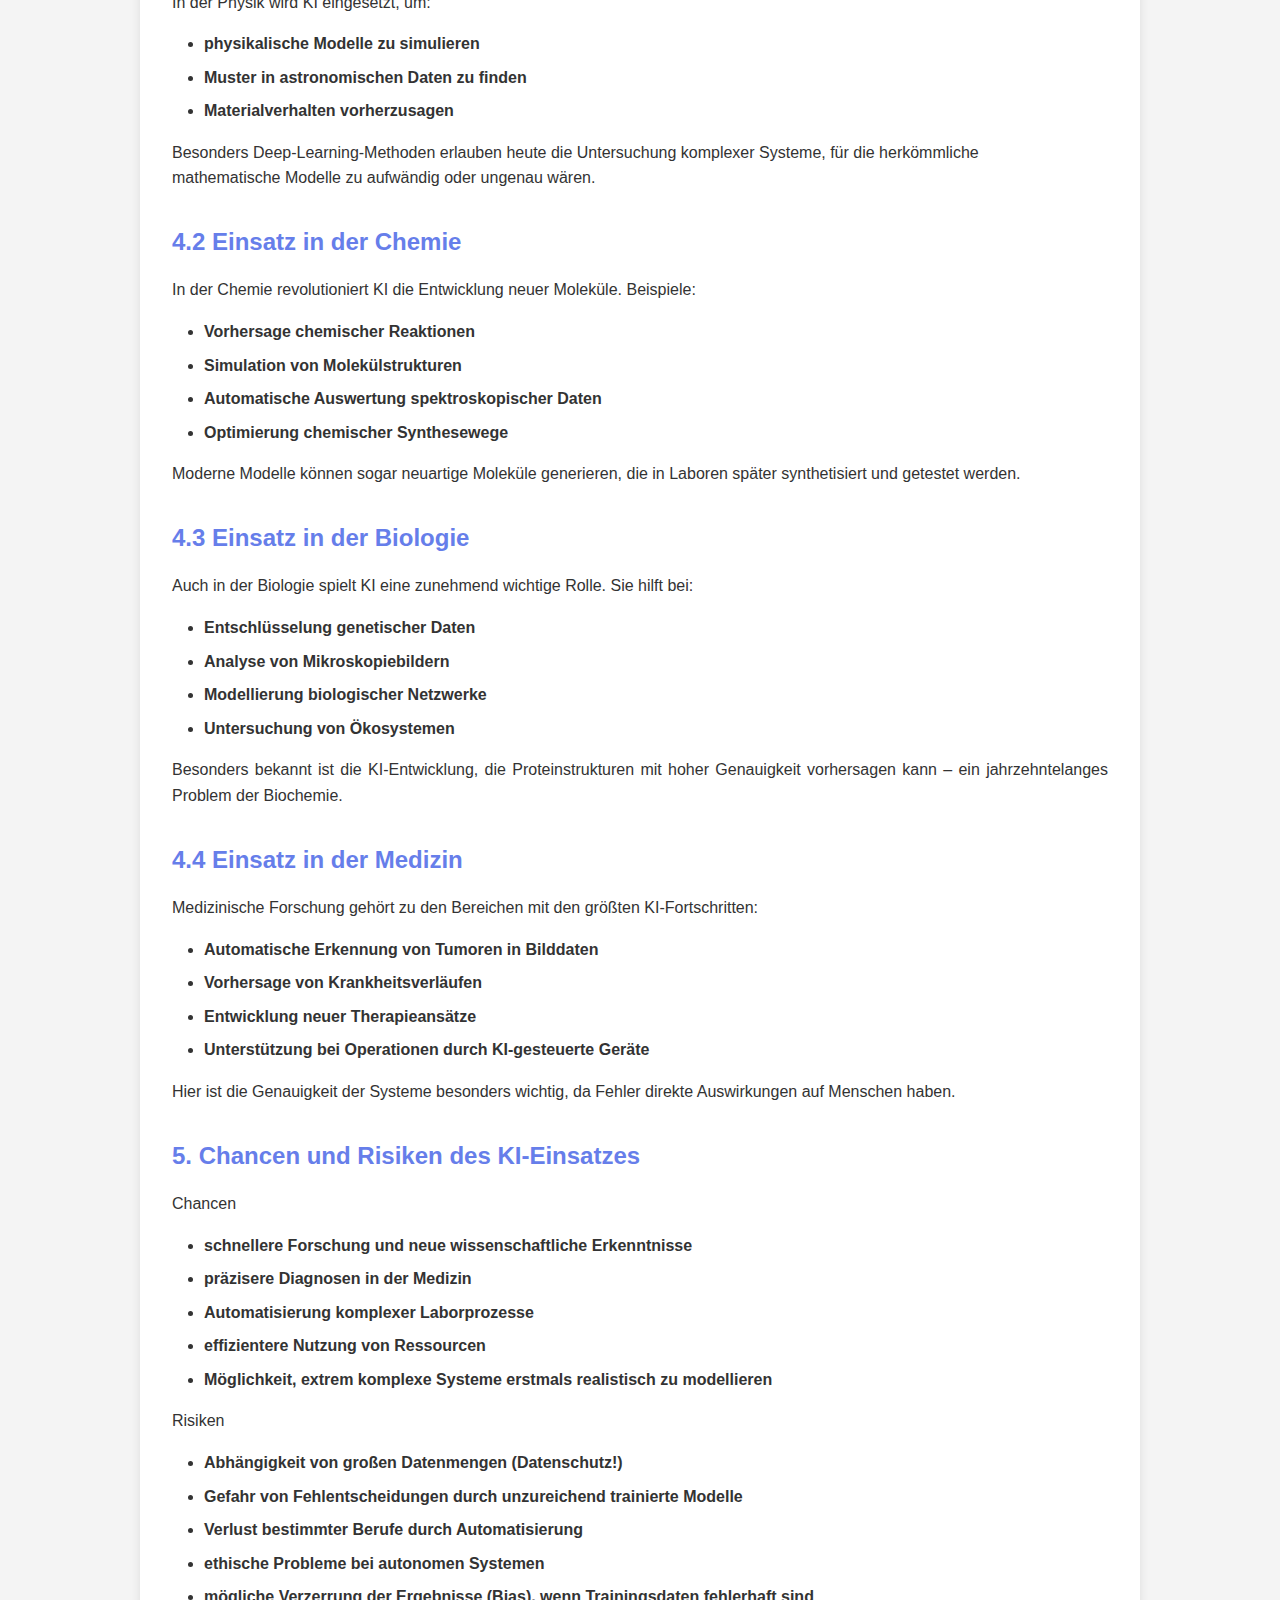
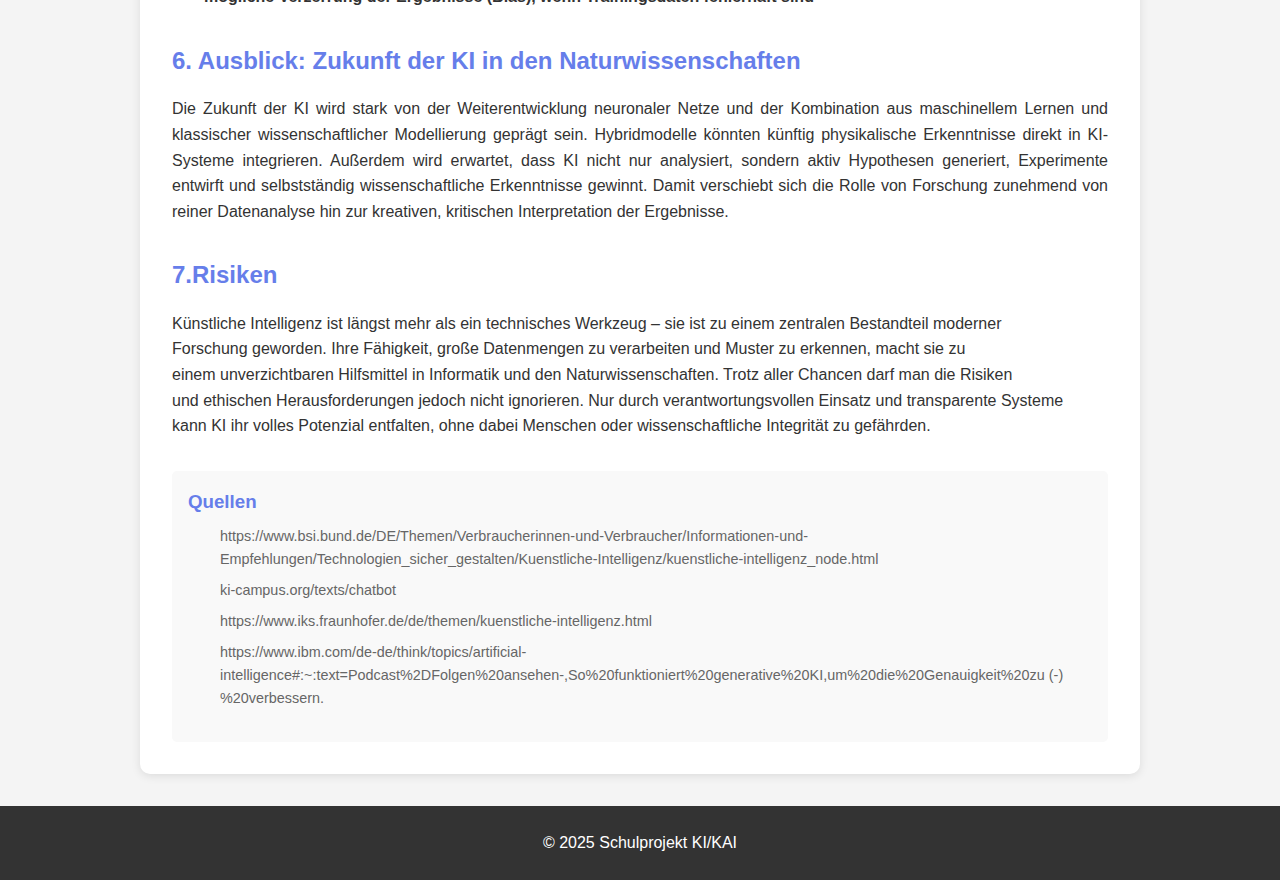
<file: Informatik.html>
<!DOCTYPE html>
<html lang="de">
<head>
  <meta charset="UTF-8">
  <meta name="viewport" content="width=device-width, initial-scale=1.0">
  <title>Informatik & KI</title>
  <link rel="stylesheet" href="css/styles.css">
</head>
<body>
  <button onclick="goHome()" class="home-btn"> Home</button>

  <div class="progress-bar" id="progress-bar"></div>
   <!--alles schriftlichrs über das thema-->
  <header> 
    <h1>Informatik & Mathematik in der KI</h1>
    <p>Ohne Mathe keine KI - wie beides zusammenspielt</p>
  </header>

  <main class="content-page">
    <article>
      <h2>1. Einleitung</h2>
      <p>
        Künstliche Intelligenz (KI) hat sich in den letzten Jahren zu einer der wichtigsten technologischen Entwicklungen unserer<br> Zeit entwickelt. Während KI früher vor allem ein Thema der Informatik war, spielt sie heute in nahezu allen naturwissenschaftlichen Disziplinen eine bedeutende Rolle. Ob in der Analyse großer Datensätze, in der Entwicklung neuer Medikamente oder bei<br> der Vorhersage komplexer physikalischer Prozesse – KI unterstützt Forschende dabei, Probleme schneller, präziser und oft<br> auch völlig neuartig zu lösen.
      </p>

      <div class="info-box">
        <strong> Info:</strong> KI ist einfach ein Programm das mit hunderten an Daten gefüttert wird,  sie dan wenn du ihr eine frage stellst es inerhalb von wenigen sekunden abrufen !
      </div>

      <h2>2.1 Definition</h2>
      <p>
        Unter Künstlicher Intelligenz versteht man Systeme oder Programme, die Aufgaben lösen, die normalerweise<br> menschliche Intelligenz erfordern. Dazu gehören das Erkennen von Mustern, das Treffen von Entscheidungen oder das Lernen<br> aus Daten.
      </p>
      <p>
        Ohne die rasante Entwicklung der Computertechnologie wäre moderne KI nicht möglich. Die 
        Rechenleistung heutiger Computer ermöglicht es, Millionen von Berechnungen in Sekundenbruchteilen 
        durchzuführen.
      </p>

      <h2>2.2 Relevante Teilbereiche</h2>
      <ul>
        <li><strong>Maschinelles Lernen (ML):</strong> Systeme lernen aus Daten.</li>
        <li><strong>Deep Learning:</strong> Nutzung künstlicher neuronaler Netze mit vielen Schichten.</li>
        <li><strong>NLP (Natürliche Sprachverarbeitung):</strong> Verarbeitung menschlicher Sprache.</li>
        <li><strong>Computer Vision:</strong> Erkennung und Analyse visueller Informationen.</li>
        <li><strong>Robotik:</strong> Verbindung von KI und Maschinensteuerung.</li>
      </ul>

      <h2>3.1 Maschinelles Lernen</h2>
      <p>
        Maschinelles Lernen bildet das Fundament vieler moderner KI-Anwendungen. Algorithmen erkennen Muster in Daten und<br> treffen darauf basierend Entscheidungen. Beispiele sind Spamfilter, Empfehlungssysteme oder autonome Fahrzeuge.
      </p>

      <h2>3.2 Neuronale Netze</h2>
      <p>
        Neuronale Netze sind von der Funktionsweise des menschlichen Gehirns inspiriert. Sie bestehen aus künstlichen „Neuronen“, die Eingangssignale verarbeiten. Besonders erfolgreiche Varianten sind:
      </p>
      <ul>
        <li><strong>Convolutional Neural Networks (für Bilderkennung),</strong></li>
        <li><strong>Recurrent Neural Networks (für Sprachverarbeitung),</strong></li>
        <li><strong>Transformer-Modelle (für komplexe Sequenzanalysen).</strong></li>
      </ul>

      <h2>4. KI in den Naturwissenschaften</h2>
      <p>
        Die Naturwissenschaften profitieren besonders stark von KI, weil sie oft große Datenmengen erzeugen, die von Menschen <br>kaum direkt ausgewertet werden können.
      </p>

      <h2>4.1 Einsatz in der Physik</h2>
      <p>
        In der Physik wird KI eingesetzt, um:
      </p>
      <ul>
        <li><strong>physikalische Modelle zu simulieren</strong></li>
        <li><strong>Muster in astronomischen Daten zu finden</strong></li>
        <li><strong>Materialverhalten vorherzusagen</strong></li>
      </ul>
      <p>
        Besonders Deep-Learning-Methoden erlauben heute die Untersuchung komplexer Systeme, für die herkömmliche<br> mathematische Modelle zu aufwändig oder ungenau wären.
      </p>

      <h2>4.2 Einsatz in der Chemie</h2>
      <p>
        In der Chemie revolutioniert KI die Entwicklung neuer Moleküle. Beispiele:
      </p>
      <ul>
        <li><strong>Vorhersage chemischer Reaktionen</strong></li>
        <li><strong>Simulation von Molekülstrukturen</strong></li>
        <li><strong>Automatische Auswertung spektroskopischer Daten</strong></li>
        <li><strong>Optimierung chemischer Synthesewege</strong></li>
      </ul>
      <p>
        Moderne Modelle können sogar neuartige Moleküle generieren, die in Laboren später synthetisiert und getestet werden.
      </p>

      <h2>4.3 Einsatz in der Biologie</h2>
      <p>
        Auch in der Biologie spielt KI eine zunehmend wichtige Rolle. Sie hilft bei:
      </p>
      <ul>
        <li><strong>Entschlüsselung genetischer Daten</strong></li>
        <li><strong>Analyse von Mikroskopiebildern</strong></li>
        <li><strong>Modellierung biologischer Netzwerke</strong></li>
        <li><strong>Untersuchung von Ökosystemen</strong></li>
      </ul>
      <p>
        Besonders bekannt ist die KI-Entwicklung, die Proteinstrukturen mit hoher Genauigkeit vorhersagen kann – ein jahrzehntelanges Problem der Biochemie.
      </p>

      <h2>4.4 Einsatz in der Medizin</h2>
      <p>
        Medizinische Forschung gehört zu den Bereichen mit den größten KI-Fortschritten:
      </p>
      <ul>
        <li><strong>Automatische Erkennung von Tumoren in Bilddaten</strong></li>
        <li><strong>Vorhersage von Krankheitsverläufen</strong></li>
        <li><strong>Entwicklung neuer Therapieansätze</strong></li>
        <li><strong>Unterstützung bei Operationen durch KI-gesteuerte Geräte</strong></li>
      </ul>
      <p>
        Hier ist die Genauigkeit der Systeme besonders wichtig, da Fehler direkte Auswirkungen auf Menschen haben.
      </p>

       <h2>5. Chancen und Risiken des KI-Einsatzes</h2>
       <p>Chancen</p>
       <ul>
        <li><strong>schnellere Forschung und neue wissenschaftliche Erkenntnisse</strong></li>
        <li><strong>präzisere Diagnosen in der Medizin</strong></li>
        <li><strong>Automatisierung komplexer Laborprozesse</strong></li>
        <li><strong>effizientere Nutzung von Ressourcen</strong></li>
        <li><strong>Möglichkeit, extrem komplexe Systeme erstmals realistisch zu modellieren</strong></li>
       </ul>

       <p> Risiken</p>
       <ul>
        <li><strong>Abhängigkeit von großen Datenmengen (Datenschutz!)</strong></li>
        <li><strong>Gefahr von Fehlentscheidungen durch unzureichend trainierte Modelle</strong></li>
        <li><strong>Verlust bestimmter Berufe durch Automatisierung</strong></li>
        <li><strong>ethische Probleme bei autonomen Systemen</strong></li>
        <li><strong>mögliche Verzerrung der Ergebnisse (Bias), wenn Trainingsdaten fehlerhaft sind</strong></li>
        </ul>

        <h2>6. Ausblick: Zukunft der KI in den Naturwissenschaften</h2>
        <p>Die Zukunft der KI wird stark von der Weiterentwicklung neuronaler Netze und der Kombination aus maschinellem Lernen und klassischer wissenschaftlicher Modellierung geprägt sein. Hybridmodelle könnten künftig physikalische Erkenntnisse direkt in KI-Systeme integrieren.
          Außerdem wird erwartet, dass KI nicht nur analysiert, sondern aktiv Hypothesen generiert, Experimente entwirft und selbstständig wissenschaftliche Erkenntnisse gewinnt.
          Damit verschiebt sich die Rolle von Forschung zunehmend von reiner Datenanalyse hin zur kreativen, kritischen Interpretation der Ergebnisse.
        </p>

        <h2> 7.Risiken</h2>
        <p>Künstliche Intelligenz ist längst mehr als ein technisches Werkzeug – sie ist zu einem zentralen Bestandteil moderner<br> Forschung geworden. Ihre Fähigkeit, große Datenmengen zu verarbeiten und Muster zu erkennen, macht sie zu<br> einem unverzichtbaren Hilfsmittel in Informatik und den Naturwissenschaften.
          Trotz aller Chancen darf man die Risiken<br> und ethischen Herausforderungen jedoch nicht ignorieren. Nur durch verantwortungsvollen Einsatz und transparente Systeme<br> kann KI ihr volles Potenzial entfalten, ohne dabei Menschen oder wissenschaftliche Integrität zu gefährden.
        </p>

      <div class="sources">
        <h3>Quellen</h3>
        <ul>
          <li>https://www.bsi.bund.de/DE/Themen/Verbraucherinnen-und-Verbraucher/Informationen-und-Empfehlungen/Technologien_sicher_gestalten/Kuenstliche-Intelligenz/kuenstliche-intelligenz_node.html</li>
          <li>ki-campus.org/texts/chatbot</li>
          <li>https://www.iks.fraunhofer.de/de/themen/kuenstliche-intelligenz.html</li>
          <li>https://www.ibm.com/de-de/think/topics/artificial-intelligence#:~:text=Podcast%2DFolgen%20ansehen-,So%20funktioniert%20generative%20KI,um%20die%20Genauigkeit%20zu (-) <br>%20verbessern.</li>
        </ul>
      </div>
    </article>
  </main>

    </article>
  </main>

  <footer>
    <p>&copy; 2025 Schulprojekt KI/KAI</p>
  </footer>

  <script src="js/main.js"></script>
</body>
</html>
</file>
<file: css/styles.css>
/* Grundlegende Reset und Variablen */
* {
  margin: 0;
  padding: 0;
  box-sizing: border-box;
}

body {
  font-family: Arial, sans-serif;
  line-height: 1.6;
  color: #333;
  background-color: #f4f4f4;
}

/* Header Styles */
header {
  background: linear-gradient(135deg, #667eea 0%, #764ba2 100%);
  color: white;
  text-align: center;
  padding: 2rem 1rem;
  box-shadow: 0 2px 5px rgba(0, 0, 0, 0.1);
}

header h1 {
  font-size: 2rem;
  margin-bottom: 0.5rem;
}

header p {
  font-size: 1.1rem;
  opacity: 0.9;
}

/* Main Content */
main {
  max-width: 1000px;
  margin: 2rem auto;
  padding: 0 1rem;
}

/* Intro Section ? (Index) */
.intro {
  background: white;
  padding: 2rem;
  border-radius: 10px;
  text-align: center;
  margin-bottom: 2rem;
  box-shadow: 0 2px 10px rgba(0, 0, 0, 0.1);
}

.intro h2 {
  color: #667eea;
  margin-bottom: 1rem;
}

.intro p {
  margin-bottom: 1rem;
  font-size: 1.1rem;
}

/* Topic Cards ? */
.topics {
  margin-top: 2rem;
}

.topics h2 {
  text-align: center;
  color: #333;
  margin-bottom: 2rem;
  font-size: 1.8rem;
}

.topic-card {
  background: white;
  padding: 1.5rem;
  border-radius: 8px;
  margin-bottom: 1.5rem;
  box-shadow: 0 2px 8px rgba(0, 0, 0, 0.1);
  transition: transform 0.3s ease;
}

.topic-card:hover {
  transform: translateY(-5px);
  box-shadow: 0 4px 15px rgba(0, 0, 0, 0.2);
}

.topic-card h3 {
  color: #667eea;
  margin-bottom: 0.5rem;
  font-size: 1.3rem;
}

.topic-card p {
  margin-bottom: 1rem;
  color: #666;
}

/* Buttons */
.btn-primary {
  background: #667eea;
  color: white;
  border: none;
  padding: 12px 30px;
  font-size: 1rem;
  border-radius: 5px;
  cursor: pointer;
  transition: background 0.3s ease;
}

.btn-primary:hover {
  background: #5568d3;
}

.btn-link {
  display: inline-block;
  background: #764ba2;
  color: white;
  text-decoration: none;
  padding: 10px 20px;
  border-radius: 5px;
  transition: background 0.3s ease;
}

.btn-link:hover {
  background: #663399;
}

/* Home Button */
.home-btn {
  position: fixed;
  top: 20px;
  left: 20px;
  background: #667eea;
  color: white;
  border: none;
  padding: 10px 20px;
  border-radius: 5px;
  cursor: pointer;
  font-size: 1rem;
  z-index: 1000;
  box-shadow: 0 2px 5px rgba(0, 0, 0, 0.2);
}

.home-btn:hover {
  background: #5568d3;
}

/* Content Pages ? */
.content-page {
  background: white;
  padding: 2rem;
  border-radius: 10px;
  box-shadow: 0 2px 10px rgba(0, 0, 0, 0.1);
  margin-bottom: 2rem;
}

.content-page article h2 {
  color: #667eea;
  margin-top: 2rem;
  margin-bottom: 1rem;
  font-size: 1.5rem;
}

.content-page article h2:first-child {
  margin-top: 0;
}

.content-page article p {
  margin-bottom: 1rem;
  text-align: justify;
}

.content-page article ul {
  margin-left: 2rem;
  margin-bottom: 1rem;
}

.content-page article li {
  margin-bottom: 0.5rem;
}

/* Info Box */
.info-box {
  background: #f0f4ff;
  border-left: 4px solid #667eea;
  padding: 1rem;
  margin: 1.5rem 0;
  border-radius: 5px;
}

.info-box strong {
  color: #667eea;
}

/* Sources */
.sources {
  background: #f9f9f9;
  padding: 1rem;
  border-radius: 5px;
  margin-top: 2rem;
}

.sources h3 {
  color: #667eea;
  margin-bottom: 0.5rem;
}

.sources ul {
  list-style: none;
  margin-left: 0;
}

.sources li {
  color: #666;
  font-size: 0.9rem;
  margin-bottom: 0.3rem;
}

/* Chatbot Popup */
#chatbot-popup {
  position: fixed;
  bottom: 20px;
  right: 20px;
  width: 350px;
  background: white;
  border-radius: 10px;
  box-shadow: 0 5px 20px rgba(0, 0, 0, 0.3);
  z-index: 1001;
  overflow: hidden;
}

.chatbot-hidden {
  display: none;
}

.chat-header {
  background: #667eea;
  color: white;
  padding: 15px;
  display: flex;
  justify-content: space-between;
  align-items: center;
  font-weight: bold;
}

.close-btn {
  background: none;
  border: none;
  color: white;
  font-size: 1.5rem;
  cursor: pointer;
  line-height: 1;
}

.close-btn:hover {
  opacity: 0.8;
}

.chat-messages {
  height: 300px;
  overflow-y: auto;
  padding: 15px;
  background: #f9f9f9;
}

.chat-message {
  margin-bottom: 10px;
  padding: 8px 12px;
  border-radius: 5px;
  max-width: 80%;
}

.user-message {
  background: #667eea;
  color: white;
  margin-left: auto;
  text-align: right;
}

.bot-message {
  background: #e9ecef;
  color: #333;
}

.typing {
  font-style: italic;
  color: #999;
}

.chat-input-box {
  display: flex;
  border-top: 1px solid #ddd;
  background: white;
}

#chat-input {
  flex: 1;
  border: none;
  padding: 12px;
  font-size: 1rem;
  outline: none;
}

.send-btn {
  background: #667eea;
  color: white;
  border: none;
  padding: 12px 20px;
  cursor: pointer;
  font-size: 1rem;
}

.send-btn:hover {
  background: #5568d3;
}

/* Footer ? */
footer {
  background: #333;
  color: white;
  text-align: center;
  padding: 1.5rem;
  margin-top: 2rem;
}

/*1 Design */
@media (max-width: 768px) {
  header h1 {
    font-size: 1.5rem;
  }

  .topics h2 {
    font-size: 1.5rem;
  }

  .topic-card {
    padding: 1rem;
  }

  #chatbot-popup {
    width: 90%;
    right: 5%;
  }

  .content-page {
    padding: 1rem;
  }
}
</file>
